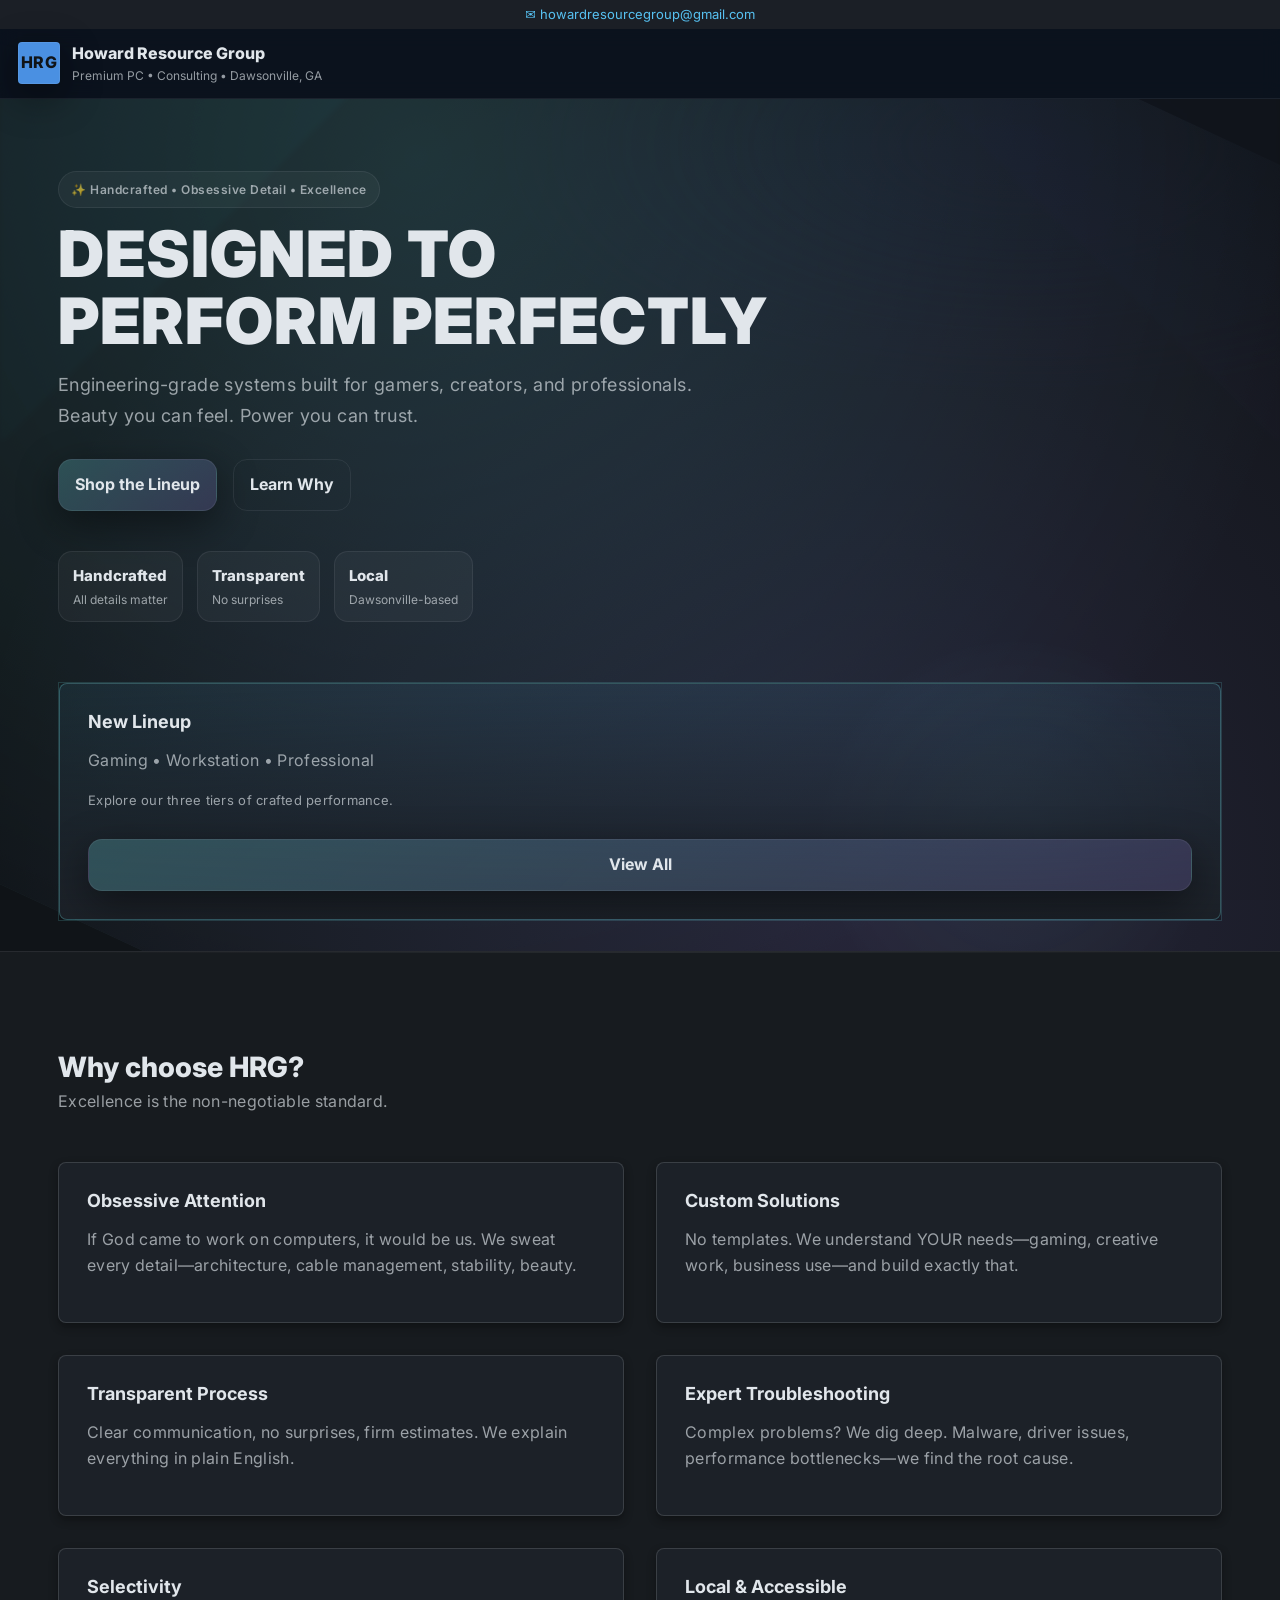
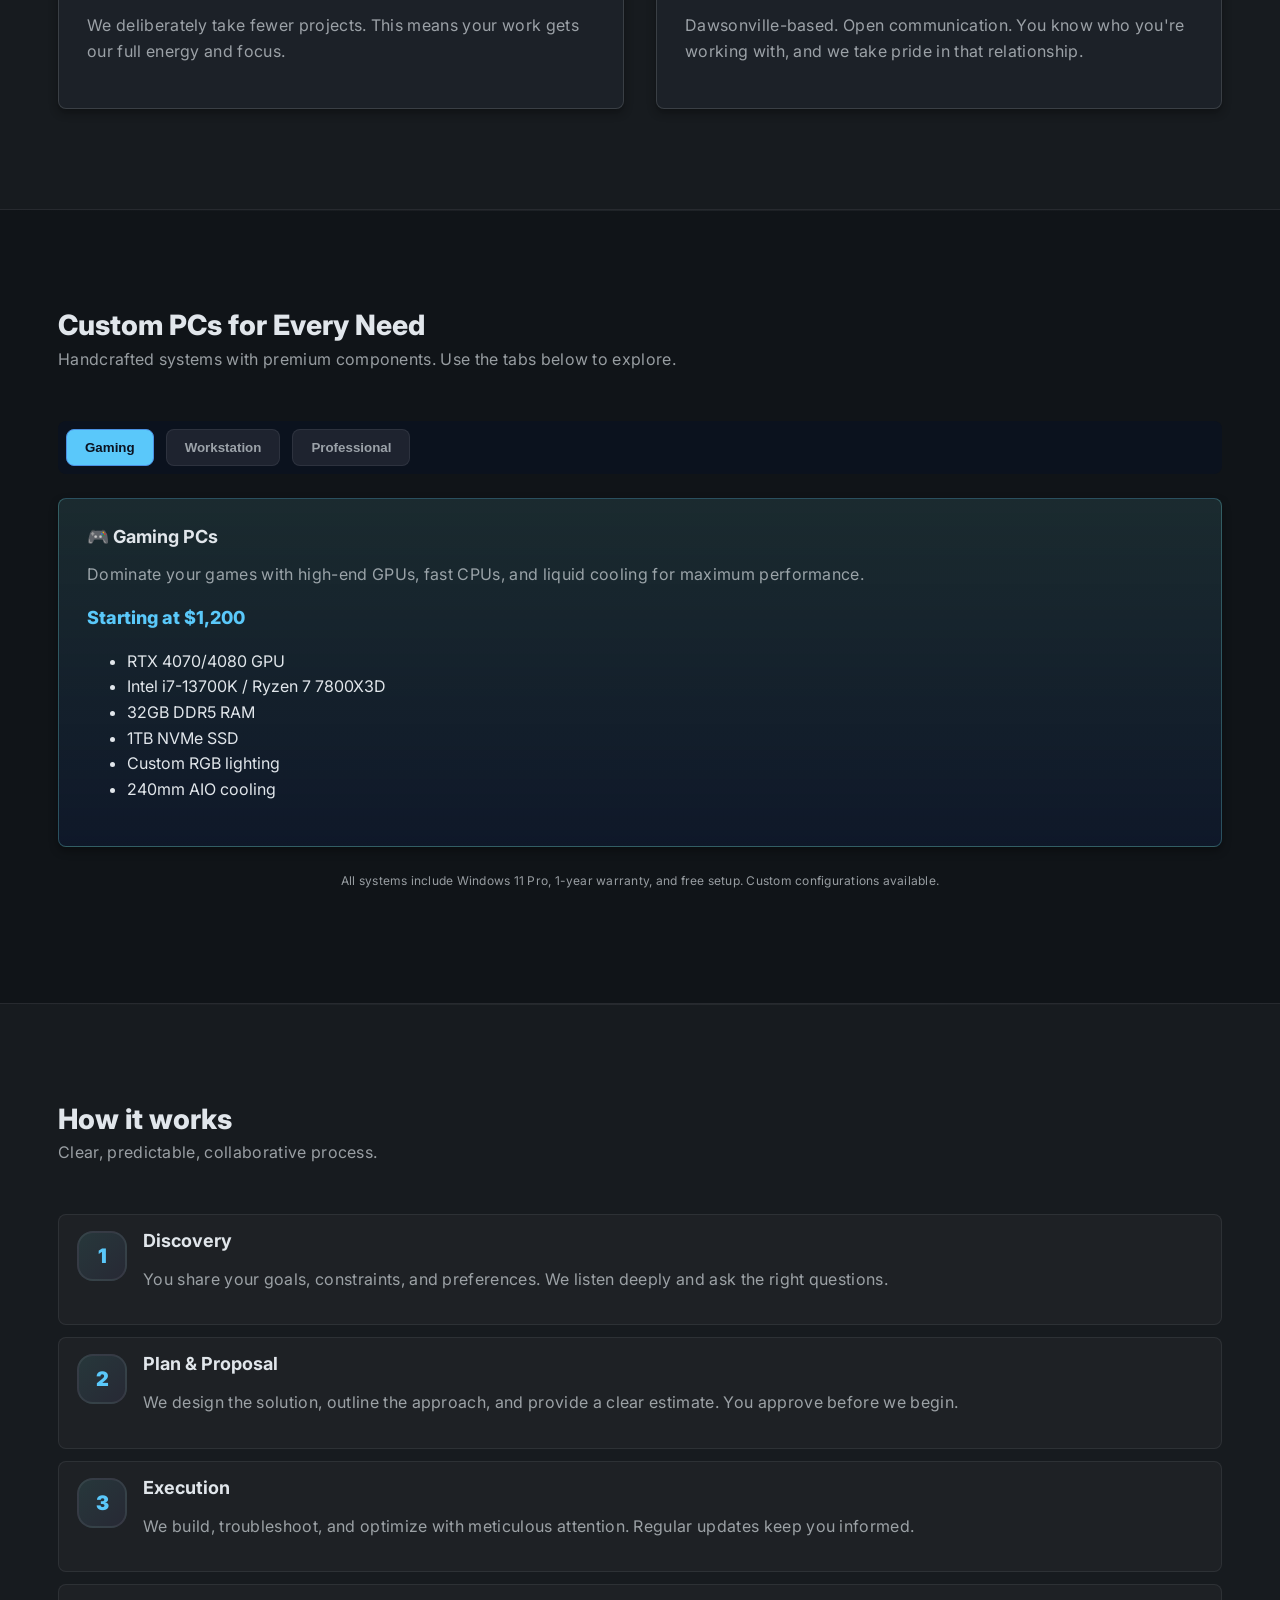
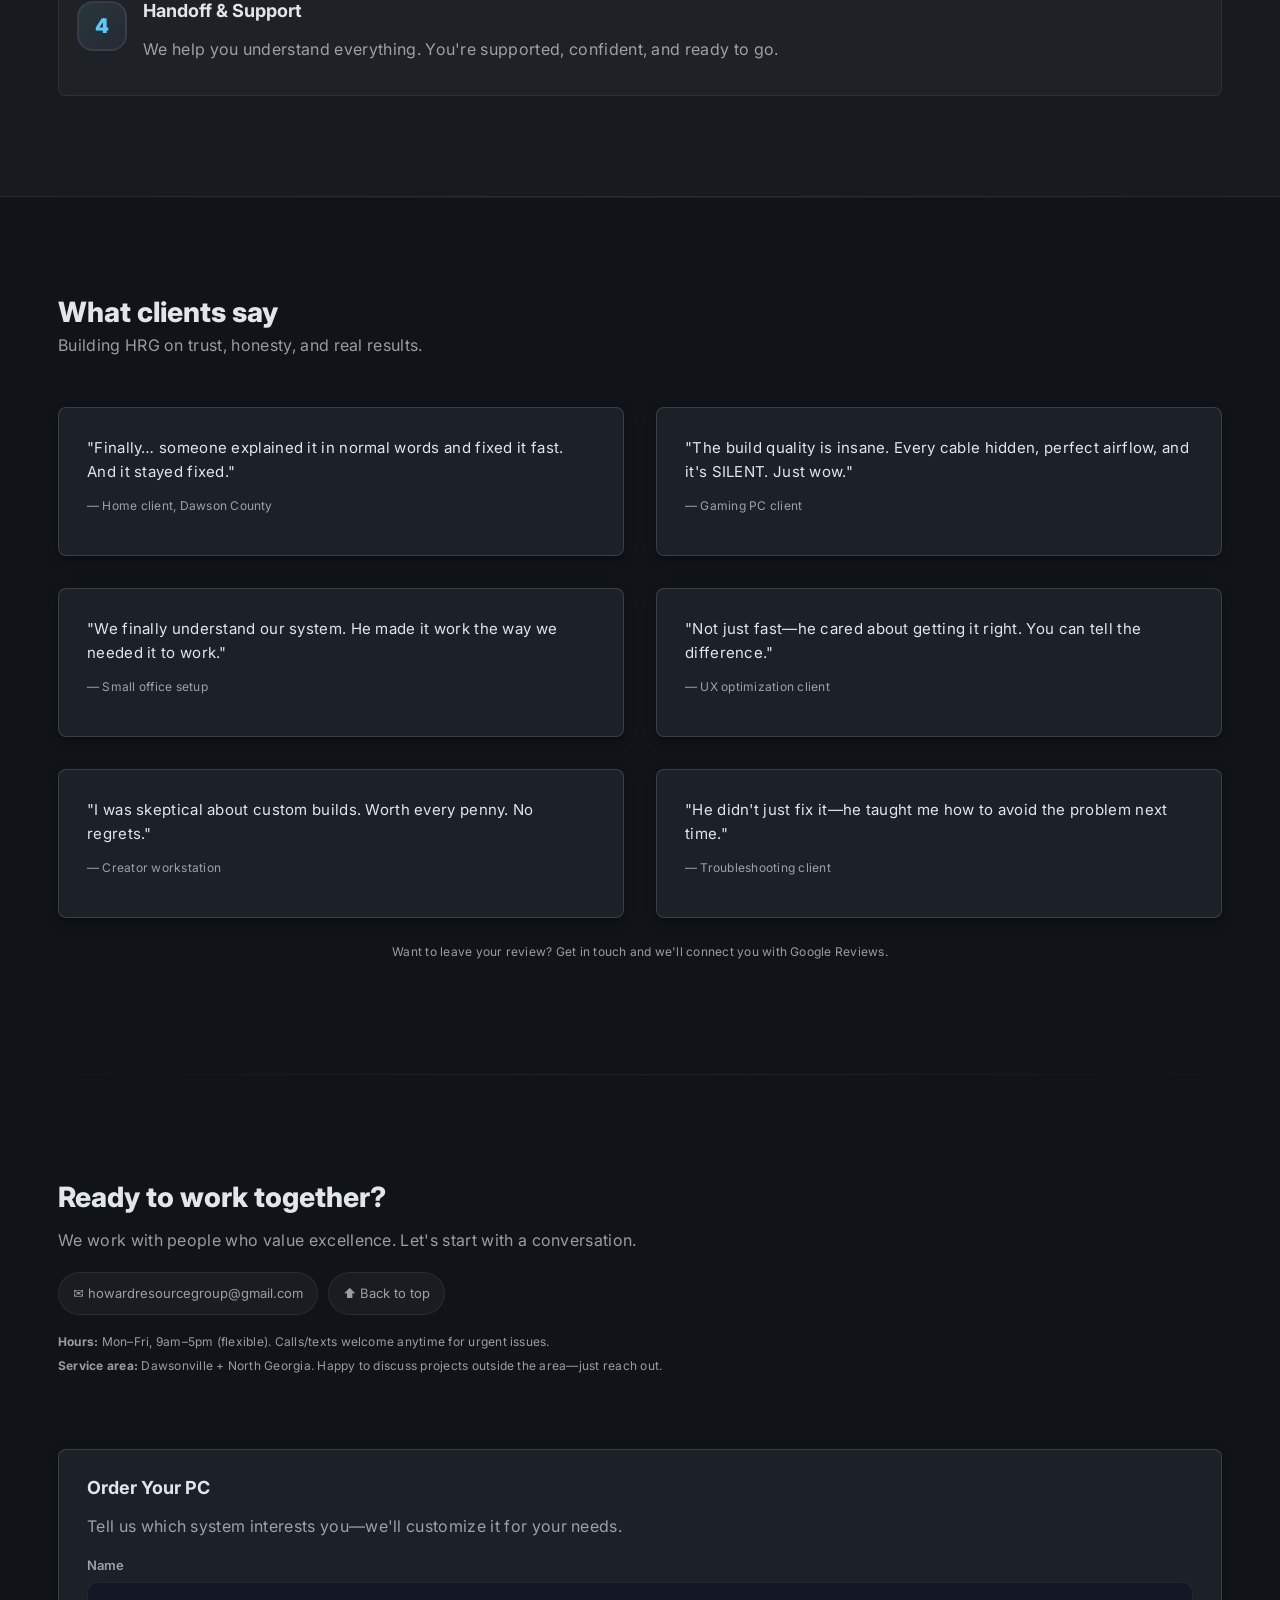
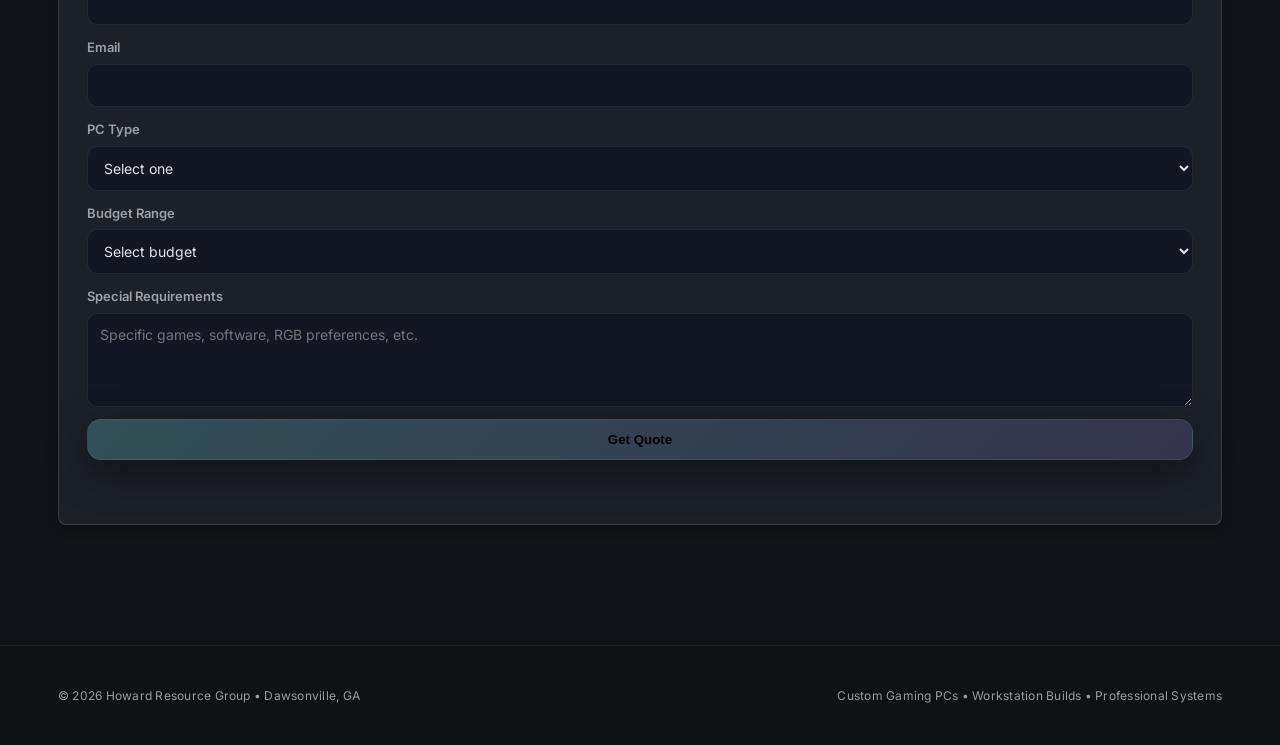
<file: index.html>
<!doctype html>
<html lang="en">
<head>
  <meta charset="utf-8" />
  <meta name="viewport" content="width=device-width,initial-scale=1" />
  <!-- Google Fonts -->
  <link href="https://fonts.googleapis.com/css2?family=Inter:wght@300;400;600;700;900&display=swap" rel="stylesheet" />
  <title>Howard Resource Group | Premium PC Builds & Troubleshooting</title>
  <meta name="description" content="Handcrafted PC builds, meticulous troubleshooting, premium tech experience. Dawsonville, GA. Excellence in every detail." />
  <meta name="theme-color" content="#0b1220" />

  <!-- Open Graph -->
  <meta property="og:title" content="Howard Resource Group | Premium PC Builds & Tech" />
  <meta property="og:description" content="Custom PC builds, expert troubleshooting, UX optimization. Excellence obsessed." />
  <meta property="og:type" content="website" />

  <link rel="stylesheet" href="style.css" />
</head>

<body>
  <div class="topbar">
    <div class="container">
      <a href="mailto:howardresourcegroup@gmail.com">✉️ howardresourcegroup@gmail.com</a>
    </div>
  </div>
  <header class="header">
    <a class="brand" href="#top" aria-label="Howard Resource Group Home">
      <span class="brand__mark">HRG</span>
      <span class="brand__text">
        <span class="brand__name">Howard Resource Group</span>
        <span class="brand__tag">Premium PC • Consulting • Dawsonville, GA</span>
      </span>
    </a>

    <nav class="nav" aria-label="Primary">
      <a href="index.html">Home</a>
      <a href="why.html">Why HRG</a>
      <a href="products.html">PCs</a>
      <a href="process.html">Process</a>
      <a href="reviews.html">Reviews</a>
      <a class="btn btn--sm" href="contact.html">Order Now</a>
    <button class="burger" id="burger" aria-label="Open menu" aria-expanded="false">
      <span></span><span></span><span></span>
    </button>
  </header>

  <main id="top">
    <!-- HERO -->
    <section class="hero">
      <div class="hero__bg" aria-hidden="true"></div>
      <!-- placeholder for 3D graphic -->
      <div class="hero__graphic" aria-hidden="true"></div>

      <div class="container hero__grid">
        <div class="hero__copy">
          <p class="pill">✨ Handcrafted • Obsessive Detail • Excellence</p>
          <h1>Designed to<br>Perform Perfectly</h1>
          <p class="lead">
            Engineering-grade systems built for gamers, creators, and professionals.<br>
            Beauty you can feel. Power you can trust.
          </p>

          <div class="cta">
            <a class="btn" href="products.html">Shop the Lineup</a>
            <a class="btn btn--ghost" href="why.html">Learn Why</a>
          </div>

          <div class="trust">
            <div class="trust__item">
              <span class="trust__big">Handcrafted</span>
              <span class="trust__small">All details matter</span>
            </div>
            <div class="trust__item">
              <span class="trust__big">Transparent</span>
              <span class="trust__small">No surprises</span>
            </div>
            <div class="trust__item">
              <span class="trust__big">Local</span>
              <span class="trust__small">Dawsonville-based</span>
            </div>
          </div>
        </div>

        <div class="hero__card">
          <div class="card card--highlight" style="background: linear-gradient(180deg, rgba(90,200,250,.08), var(--panel))">
            <h3>New Lineup</h3>
            <p class="muted">Gaming • Workstation • Professional</p>
            <p style="margin-top: 12px; font-size: 13px; color: var(--muted);">Explore our three tiers of crafted performance.</p>
            <a href="products.html" class="btn btn--full" style="margin-top: 16px;">View All</a>
          </div>
        </div>
      </div>
    </section>

    <!-- WHY HRG -->
    <section class="section section--alt" id="why">
      <div class="container">
        <div class="section__head">
          <h2>Why choose HRG?</h2>
          <p class="muted">Excellence is the non-negotiable standard.</p>
        </div>

        <div class="grid cards">
          <article class="card">
            <h3>Obsessive Attention</h3>
            <p class="muted">If God came to work on computers, it would be us. We sweat every detail—architecture, cable management, stability, beauty.</p>
          </article>

          <article class="card">
            <h3>Custom Solutions</h3>
            <p class="muted">No templates. We understand YOUR needs—gaming, creative work, business use—and build exactly that.</p>
          </article>

          <article class="card">
            <h3>Transparent Process</h3>
            <p class="muted">Clear communication, no surprises, firm estimates. We explain everything in plain English.</p>
          </article>

          <article class="card">
            <h3>Expert Troubleshooting</h3>
            <p class="muted">Complex problems? We dig deep. Malware, driver issues, performance bottlenecks—we find the root cause.</p>
          </article>

          <article class="card">
            <h3>Selectivity</h3>
            <p class="muted">We deliberately take fewer projects. This means your work gets our full energy and focus.</p>
          </article>

          <article class="card">
            <h3>Local & Accessible</h3>
            <p class="muted">Dawsonville-based. Open communication. You know who you're working with, and we take pride in that relationship.</p>
          </article>
        </div>
      </div>
    </section>

    <!-- PRODUCTS -->
    <section class="section" id="products">
      <div class="container">
        <div class="section__head">
          <h2>Custom PCs for Every Need</h2>
          <p class="muted">Handcrafted systems with premium components. Use the tabs below to explore.</p>
        </div>

        <div class="tabs">
          <button class="tab-btn active" data-target="gaming">Gaming</button>
          <button class="tab-btn" data-target="workstation">Workstation</button>
          <button class="tab-btn" data-target="professional">Professional</button>
        </div>

        <div class="tab-content" id="gaming">
          <article class="card card--highlight">
            <h3>🎮 Gaming PCs</h3>
            <p class="muted">Dominate your games with high-end GPUs, fast CPUs, and liquid cooling for maximum performance.</p>
            <div class="specs">
              <strong>Starting at $1,200</strong>
              <ul class="list">
                <li>RTX 4070/4080 GPU</li>
                <li>Intel i7-13700K / Ryzen 7 7800X3D</li>
                <li>32GB DDR5 RAM</li>
                <li>1TB NVMe SSD</li>
                <li>Custom RGB lighting</li>
                <li>240mm AIO cooling</li>
              </ul>
            </div>
          </article>
        </div>

        <div class="tab-content hidden" id="workstation">
          <article class="card">
            <h3>💼 Workstation PCs</h3>
            <p class="muted">Perfect for creators, developers, and content makers. Multitask like a pro with workstation-grade components.</p>
            <div class="specs">
              <strong>Starting at $1,800</strong>
              <ul class="list">
                <li>RTX 4070 Ti GPU</li>
                <li>Intel i9-13900K / Ryzen 9 7950X</li>
                <li>64GB DDR5 RAM</li>
                <li>2TB NVMe SSD + 4TB HDD</li>
                <li>Professional-grade cooling</li>
                <li>Thunderbolt 4 ports</li>
              </ul>
            </div>
          </article>
        </div>

        <div class="tab-content hidden" id="professional">
          <article class="card">
            <h3>🏢 Professional Systems</h3>
            <p class="muted">Reliable, secure systems for business use. Built for productivity, security, and longevity.</p>
            <div class="specs">
              <strong>Starting at $900</strong>
              <ul class="list">
                <li>RTX 4060 GPU</li>
                <li>Intel i5-13600K / Ryzen 5 7600</li>
                <li>32GB DDR5 RAM</li>
                <li>1TB NVMe SSD</li>
                <li>Enterprise-grade security</li>
                <li>5-year warranty</li>
              </ul>
            </div>
          </article>
        </div>

        <p class="tiny muted" style="text-align: center; margin-top: 24px;">
          All systems include Windows 11 Pro, 1-year warranty, and free setup. Custom configurations available.
        </p>
      </div>
    </section>

    <!-- PROCESS -->
    <section class="section section--alt" id="process">
      <div class="container">
        <div class="section__head">
          <h2>How it works</h2>
          <p class="muted">Clear, predictable, collaborative process.</p>
        </div>

        <div class="steps">
          <div class="step">
            <div class="step__num">1</div>
            <div>
              <h3>Discovery</h3>
              <p class="muted">You share your goals, constraints, and preferences. We listen deeply and ask the right questions.</p>
            </div>
          </div>
          <div class="step">
            <div class="step__num">2</div>
            <div>
              <h3>Plan & Proposal</h3>
              <p class="muted">We design the solution, outline the approach, and provide a clear estimate. You approve before we begin.</p>
            </div>
          </div>
          <div class="step">
            <div class="step__num">3</div>
            <div>
              <h3>Execution</h3>
              <p class="muted">We build, troubleshoot, and optimize with meticulous attention. Regular updates keep you informed.</p>
            </div>
          </div>
          <div class="step">
            <div class="step__num">4</div>
            <div>
              <h3>Handoff & Support</h3>
              <p class="muted">We help you understand everything. You're supported, confident, and ready to go.</p>
            </div>
          </div>
        </div>
      </div>
    </section>

    <!-- REVIEWS -->
    <section class="section" id="reviews">
      <div class="container">
        <div class="section__head">
          <h2>What clients say</h2>
          <p class="muted">Building HRG on trust, honesty, and real results.</p>
        </div>

        <div class="grid cards">
          <article class="card">
            <p class="quote">"Finally… someone explained it in normal words and fixed it fast. And it stayed fixed."</p>
            <p class="tiny muted">— Home client, Dawson County</p>
          </article>
          <article class="card">
            <p class="quote">"The build quality is insane. Every cable hidden, perfect airflow, and it's SILENT. Just wow."</p>
            <p class="tiny muted">— Gaming PC client</p>
          </article>
          <article class="card">
            <p class="quote">"We finally understand our system. He made it work the way we needed it to work."</p>
            <p class="tiny muted">— Small office setup</p>
          </article>
          <article class="card">
            <p class="quote">"Not just fast—he cared about getting it right. You can tell the difference."</p>
            <p class="tiny muted">— UX optimization client</p>
          </article>
          <article class="card">
            <p class="quote">"I was skeptical about custom builds. Worth every penny. No regrets."</p>
            <p class="tiny muted">— Creator workstation</p>
          </article>
          <article class="card">
            <p class="quote">"He didn't just fix it—he taught me how to avoid the problem next time."</p>
            <p class="tiny muted">— Troubleshooting client</p>
          </article>
        </div>

        <p class="tiny muted" style="margin-top: 24px; text-align: center;">
          Want to leave your review? <a href="#contact">Get in touch</a> and we'll connect you with Google Reviews.
        </p>
      </div>
    </section>

    <!-- CONTACT -->
    <section class="section" id="contact">
      <div class="container">
        <div class="contact">
          <div>
            <h2>Ready to work together?</h2>
            <p class="muted">
              We work with people who value excellence. Let's start with a conversation.
            </p>

            <div class="contact__chips">
              <a class="chip" href="mailto:howardresourcegroup@gmail.com">✉️ howardresourcegroup@gmail.com</a>
              <a class="chip" href="#top">⬆️ Back to top</a>
            </div>

            <div class="fineprint">
              <p class="tiny muted">
                <strong>Hours:</strong> Mon–Fri, 9am–5pm (flexible). Calls/texts welcome anytime for urgent issues.
              </p>
              <p class="tiny muted">
                <strong>Service area:</strong> Dawsonville + North Georgia. Happy to discuss projects outside the area—just reach out.
              </p>
            </div>
          </div>

          <div class="card">
            <h3>Order Your PC</h3>
            <p class="muted">Tell us which system interests you—we'll customize it for your needs.</p>

            <form class="form" id="contactForm" action="https://formspree.io/f/xkgqpggr" method="POST">
              <input type="hidden" name="form_name" value="PC Order Inquiry" />
              <input type="text" name="_gotcha" style="display:none" tabindex="-1" autocomplete="off" />
              <label>
                Name
                <input name="name" required />
              </label>
              <label>
                Email
                <input name="email" type="email" required />
              </label>
              <label>
                PC Type
                <select name="pc_type" required>
                  <option value="" selected disabled>Select one</option>
                  <option>Gaming PC</option>
                  <option>Workstation PC</option>
                  <option>Professional System</option>
                  <option>Custom Build</option>
                </select>
              </label>
              <label>
                Budget Range
                <select name="budget">
                  <option value="" selected disabled>Select budget</option>
                  <option>$800 - $1,200</option>
                  <option>$1,200 - $1,800</option>
                  <option>$1,800 - $2,500</option>
                  <option>$2,500+</option>
                </select>
              </label>
              <label>
                Special Requirements
                <textarea name="details" rows="4" placeholder="Specific games, software, RGB preferences, etc." required></textarea>
              </label>

              <button class="btn btn--full" type="submit">Get Quote</button>
              <p class="tiny muted" id="contactStatus" role="status" aria-live="polite"></p>
            </form>
          </div>
        </div>
      </div>
    </section>
  </main>

  <footer class="footer">
    <div class="container footer__grid">
      <p class="tiny muted">© <span id="year"></span> Howard Resource Group • Dawsonville, GA</p>
      <p class="tiny muted">Custom Gaming PCs • Workstation Builds • Professional Systems</p>
    </div>
  </footer>

  <!-- LocalBusiness Schema -->
  <script type="application/ld+json">
  {
    "@context": "https://schema.org",
    "@type": "LocalBusiness",
    "name": "Howard Resource Group",
    "description": "Custom gaming PCs, workstation builds, and professional systems. Handcrafted with premium components in Dawsonville, GA.",
    "areaServed": "Dawsonville, GA",
    "email": "howardresourcegroup@gmail.com",
    "address": {
      "@type": "PostalAddress",
      "addressLocality": "Dawsonville",
      "addressRegion": "GA",
      "addressCountry": "US"
    }
  }
  </script>

  <script src="script.js"></script>
</body>
</html>
</file>
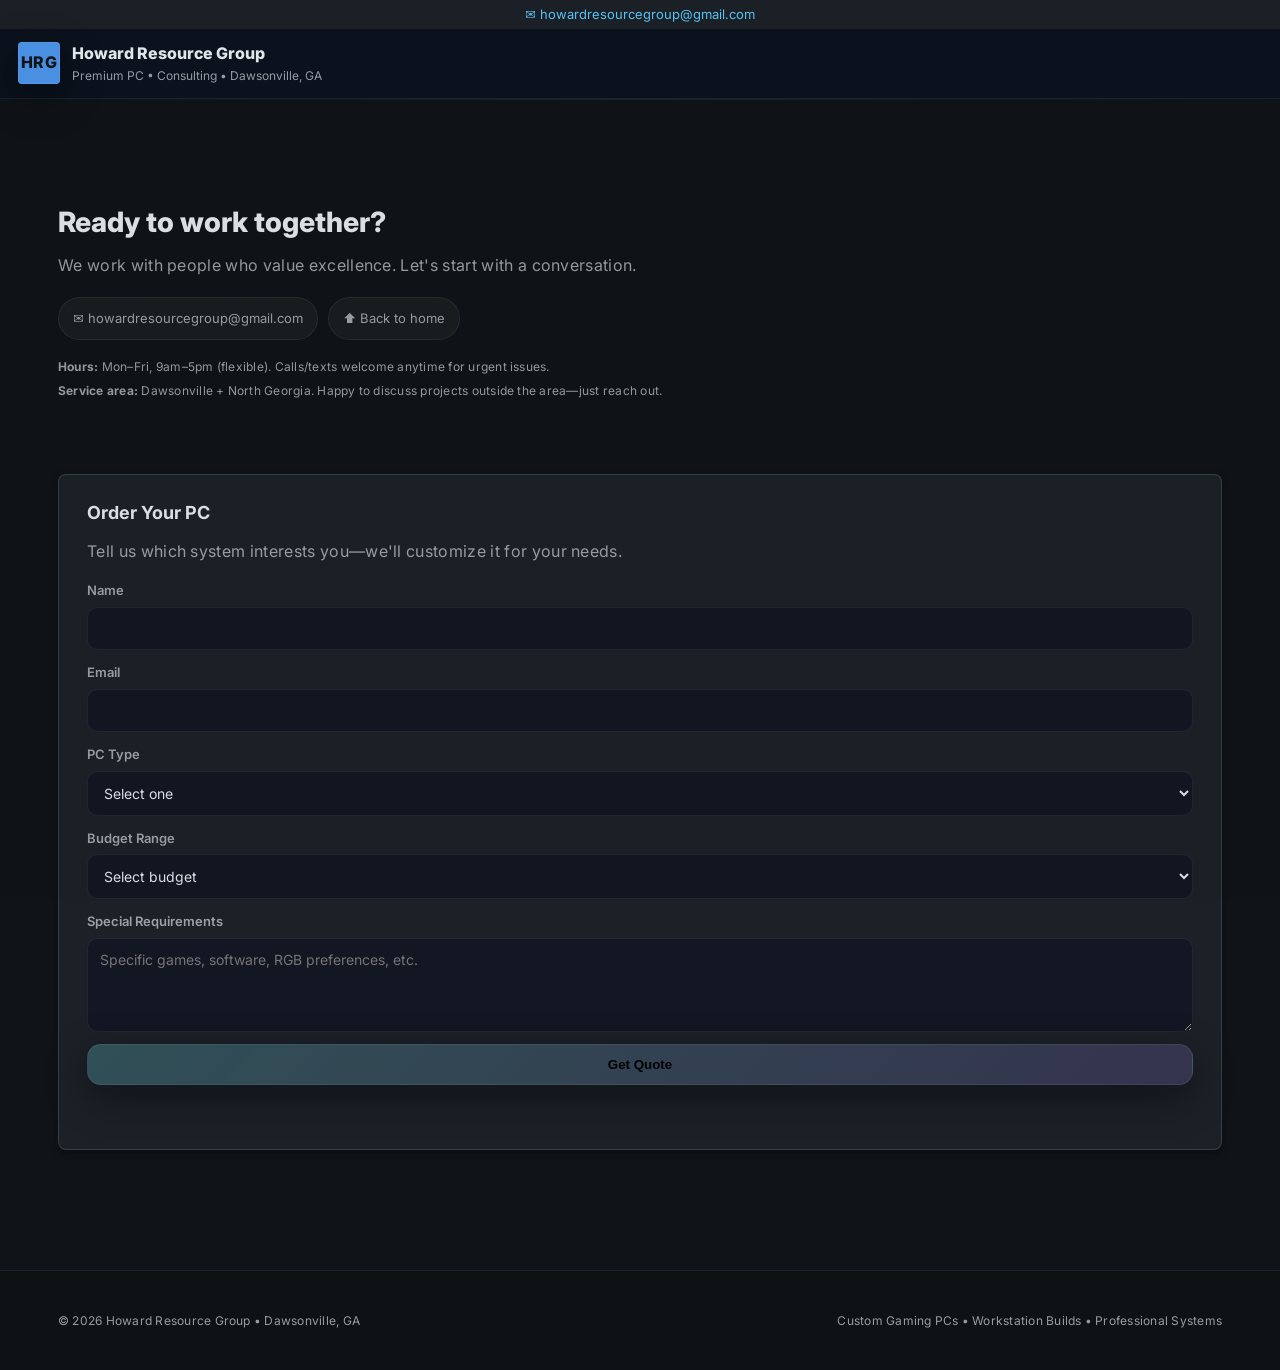
<file: contact.html>
<!doctype html>
<html lang="en">
<head>
  <meta charset="utf-8" />
  <meta name="viewport" content="width=device-width,initial-scale=1" />
  <link href="https://fonts.googleapis.com/css2?family=Inter:wght@300;400;600;700;900&display=swap" rel="stylesheet" />
  <title>Contact | Howard Resource Group</title>
  <meta name="description" content="Reach out for custom PC orders, troubleshooting, or consultations." />
  <meta name="theme-color" content="#0b1220" />
  <link rel="stylesheet" href="style.css" />
</head>
<body>
  <div class="topbar">
    <div class="container">
      <a href="mailto:howardresourcegroup@gmail.com">✉️ howardresourcegroup@gmail.com</a>
    </div>
  </div>
  <header class="header">
    <a class="brand" href="index.html" aria-label="Howard Resource Group Home">
      <span class="brand__mark">HRG</span>
      <span class="brand__text">
        <span class="brand__name">Howard Resource Group</span>
        <span class="brand__tag">Premium PC • Consulting • Dawsonville, GA</span>
      </span>
    </a>

    <nav class="nav" aria-label="Primary">
      <a href="index.html">Home</a>
      <a href="why.html">Why HRG</a>
      <a href="products.html">PCs</a>
      <a href="process.html">Process</a>
      <a href="reviews.html">Reviews</a>
      <a class="btn btn--sm" href="contact.html">Order Now</a>
    <button class="burger" id="burger" aria-label="Open menu" aria-expanded="false">
      <span></span><span></span><span></span>
    </button>
  </header>

  <main>
    <!-- CONTACT -->
    <section class="section" id="contact">
      <div class="container">
        <div class="contact">
          <div>
            <h2>Ready to work together?</h2>
            <p class="muted">
              We work with people who value excellence. Let's start with a conversation.
            </p>

            <div class="contact__chips">
              <a class="chip" href="mailto:howardresourcegroup@gmail.com">✉️ howardresourcegroup@gmail.com</a>
              <a class="chip" href="index.html">⬆️ Back to home</a>
            </div>

            <div class="fineprint">
              <p class="tiny muted">
                <strong>Hours:</strong> Mon–Fri, 9am–5pm (flexible). Calls/texts welcome anytime for urgent issues.
              </p>
              <p class="tiny muted">
                <strong>Service area:</strong> Dawsonville + North Georgia. Happy to discuss projects outside the area—just reach out.
              </p>
            </div>
          </div>

          <div class="card">
            <h3>Order Your PC</h3>
            <p class="muted">Tell us which system interests you—we'll customize it for your needs.</p>

            <form class="form" id="contactForm" action="https://formspree.io/f/xkgqpggr" method="POST">
              <input type="hidden" name="form_name" value="PC Order Inquiry" />
              <input type="text" name="_gotcha" style="display:none" tabindex="-1" autocomplete="off" />
              <label>
                Name
                <input name="name" required />
              </label>
              <label>
                Email
                <input name="email" type="email" required />
              </label>
              <label>
                PC Type
                <select name="pc_type" required>
                  <option value="" selected disabled>Select one</option>
                  <option>Gaming PC</option>
                  <option>Workstation PC</option>
                  <option>Professional System</option>
                  <option>Custom Build</option>
                </select>
              </label>
              <label>
                Budget Range
                <select name="budget">
                  <option value="" selected disabled>Select budget</option>
                  <option>$800 - $1,200</option>
                  <option>$1,200 - $1,800</option>
                  <option>$1,800 - $2,500</option>
                  <option>$2,500+</option>
                </select>
              </label>
              <label>
                Special Requirements
                <textarea name="details" rows="4" placeholder="Specific games, software, RGB preferences, etc." required></textarea>
              </label>

              <button class="btn btn--full" type="submit">Get Quote</button>
              <p class="tiny muted" id="contactStatus" role="status" aria-live="polite"></p>
            </form>
          </div>
        </div>
      </div>
    </section>
  </main>

  <footer class="footer">
    <div class="container footer__grid">
      <p class="tiny muted">© <span id="year"></span> Howard Resource Group • Dawsonville, GA</p>
      <p class="tiny muted">Custom Gaming PCs • Workstation Builds • Professional Systems</p>
    </div>
  </footer>

  <script src="script.js"></script>
</body>
</html>
</file>
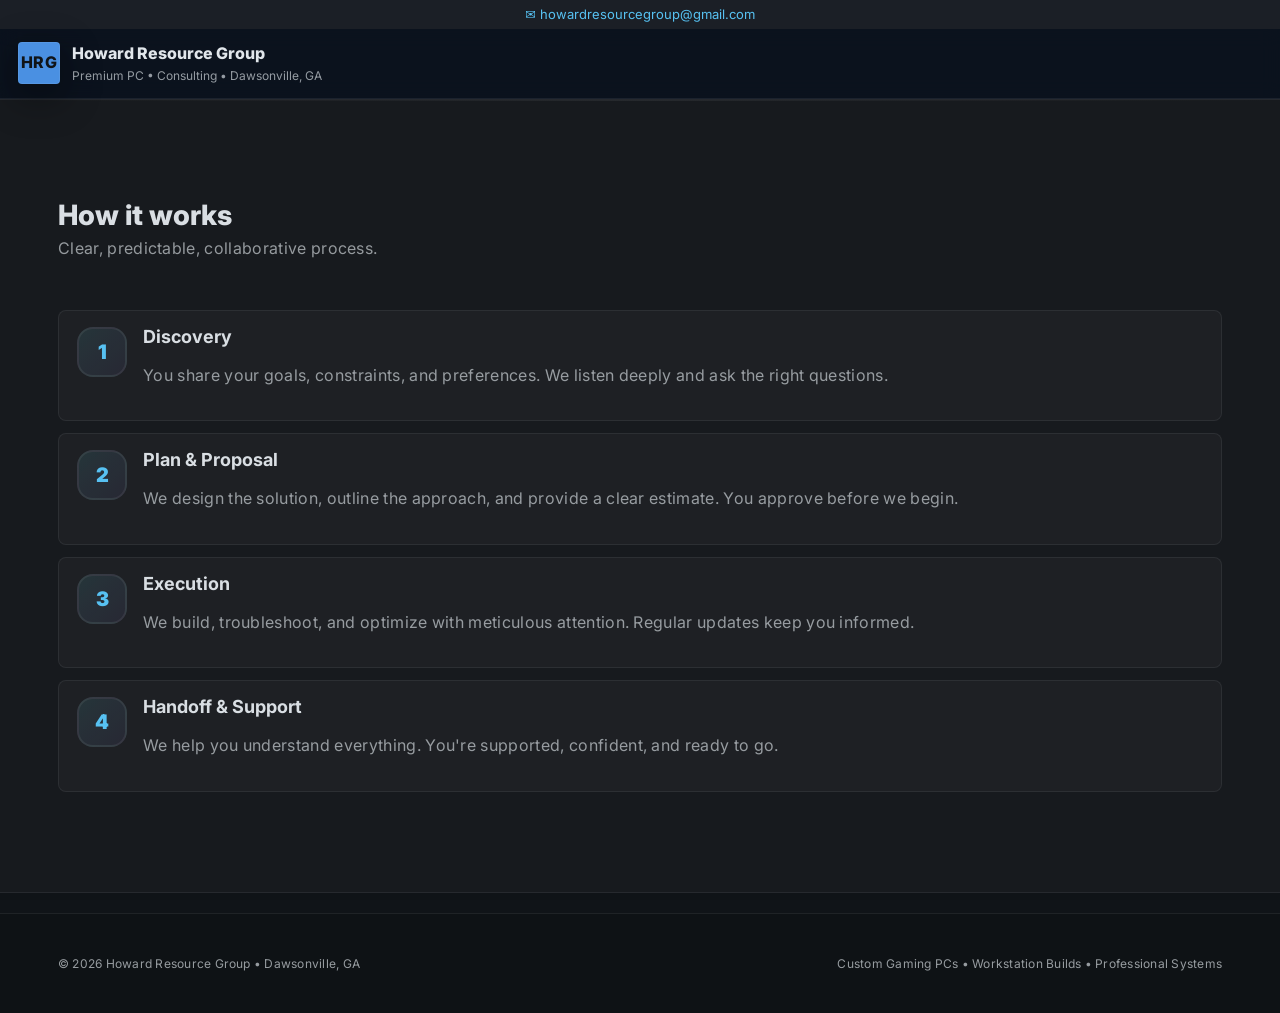
<file: process.html>
<!doctype html>
<html lang="en">
<head>
  <meta charset="utf-8" />
  <meta name="viewport" content="width=device-width,initial-scale=1" />
  <link href="https://fonts.googleapis.com/css2?family=Inter:wght@300;400;600;700;900&display=swap" rel="stylesheet" />
  <title>Our Process | HRG</title>
  <meta name="description" content="Learn about our step‑by‑step workflow from discovery to support." />
  <meta name="theme-color" content="#0b1220" />
  <link rel="stylesheet" href="style.css" />
</head>
<body>
  <div class="topbar">
    <div class="container">
      <a href="mailto:howardresourcegroup@gmail.com">✉️ howardresourcegroup@gmail.com</a>
    </div>
  </div>
  <header class="header">
    <a class="brand" href="index.html" aria-label="Howard Resource Group Home">
      <span class="brand__mark">HRG</span>
      <span class="brand__text">
        <span class="brand__name">Howard Resource Group</span>
        <span class="brand__tag">Premium PC • Consulting • Dawsonville, GA</span>
      </span>
    </a>

    <nav class="nav" aria-label="Primary">
      <a href="index.html">Home</a>
      <a href="why.html">Why HRG</a>
      <a href="products.html">PCs</a>
      <a href="process.html">Process</a>
      <a href="reviews.html">Reviews</a>
      <a class="btn btn--sm" href="contact.html">Order Now</a>
    <button class="burger" id="burger" aria-label="Open menu" aria-expanded="false">
      <span></span><span></span><span></span>
    </button>
  </header>

  <main>
    <!-- PROCESS -->
    <section class="section section--alt" id="process">
      <div class="container">
        <div class="section__head">
          <h2>How it works</h2>
          <p class="muted">Clear, predictable, collaborative process.</p>
        </div>

        <div class="steps">
          <div class="step">
            <div class="step__num">1</div>
            <div>
              <h3>Discovery</h3>
              <p class="muted">You share your goals, constraints, and preferences. We listen deeply and ask the right questions.</p>
            </div>
          </div>
          <div class="step">
            <div class="step__num">2</div>
            <div>
              <h3>Plan & Proposal</h3>
              <p class="muted">We design the solution, outline the approach, and provide a clear estimate. You approve before we begin.</p>
            </div>
          </div>
          <div class="step">
            <div class="step__num">3</div>
            <div>
              <h3>Execution</h3>
              <p class="muted">We build, troubleshoot, and optimize with meticulous attention. Regular updates keep you informed.</p>
            </div>
          </div>
          <div class="step">
            <div class="step__num">4</div>
            <div>
              <h3>Handoff & Support</h3>
              <p class="muted">We help you understand everything. You're supported, confident, and ready to go.</p>
            </div>
          </div>
        </div>
      </div>
    </section>
  </main>

  <footer class="footer">
    <div class="container footer__grid">
      <p class="tiny muted">© <span id="year"></span> Howard Resource Group • Dawsonville, GA</p>
      <p class="tiny muted">Custom Gaming PCs • Workstation Builds • Professional Systems</p>
    </div>
  </footer>

  <script src="script.js"></script>
</body>
</html>
</file>
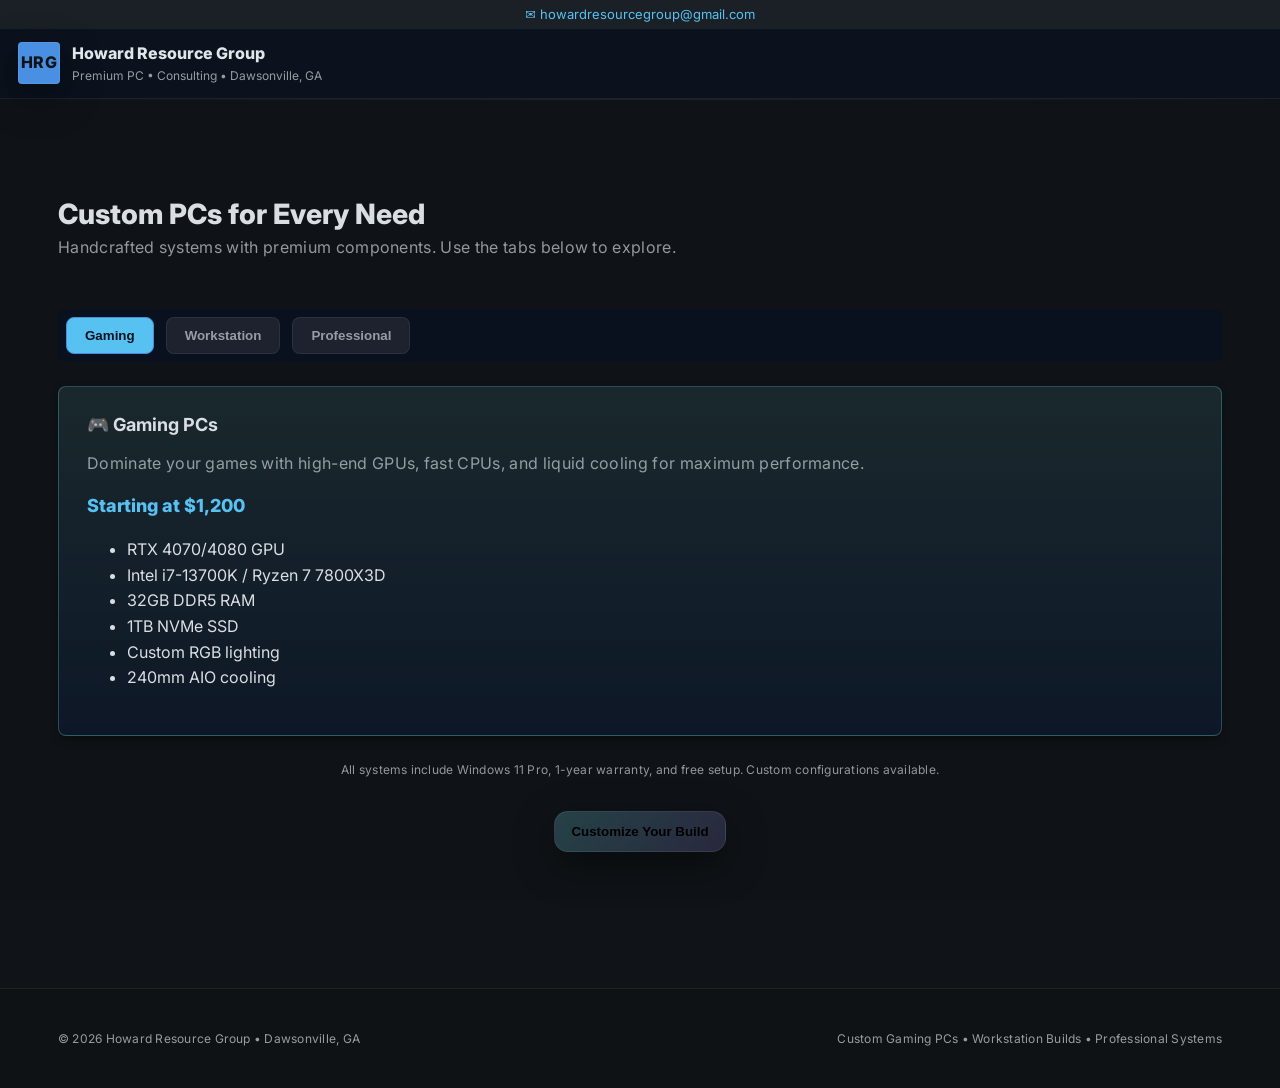
<file: products.html>
<!doctype html>
<html lang="en">
<head>
  <meta charset="utf-8" />
  <meta name="viewport" content="width=device-width,initial-scale=1" />
  <link href="https://fonts.googleapis.com/css2?family=Inter:wght@300;400;600;700;900&display=swap" rel="stylesheet" />
  <title>Howard Resource Group | Custom PCs</title>
  <meta name="description" content="Explore our lineup of handcrafted gaming, workstation and professional systems." />
  <meta name="theme-color" content="#0b1220" />
  <link rel="stylesheet" href="style.css" />
</head>
<body>
  <div class="topbar">
    <div class="container">
      <a href="mailto:howardresourcegroup@gmail.com">✉️ howardresourcegroup@gmail.com</a>
    </div>
  </div>
  <header class="header">
    <a class="brand" href="index.html" aria-label="Howard Resource Group Home">
      <span class="brand__mark">HRG</span>
      <span class="brand__text">
        <span class="brand__name">Howard Resource Group</span>
        <span class="brand__tag">Premium PC • Consulting • Dawsonville, GA</span>
      </span>
    </a>

    <nav class="nav" aria-label="Primary">
      <a href="index.html">Home</a>
      <a href="why.html">Why HRG</a>
      <a href="products.html">PCs</a>
      <a href="process.html">Process</a>
      <a href="reviews.html">Reviews</a>
      <a class="btn btn--sm" href="contact.html">Order Now</a>
    <button class="burger" id="burger" aria-label="Open menu" aria-expanded="false">
      <span></span><span></span><span></span>
    </button>
  </header>

  <main>
    <!-- PRODUCTS -->
    <section class="section" id="products">
      <div class="container">
        <div class="section__head">
          <h2>Custom PCs for Every Need</h2>
          <p class="muted">Handcrafted systems with premium components. Use the tabs below to explore.</p>
        </div>

        <div class="tabs">
          <button class="tab-btn active" data-target="gaming">Gaming</button>
          <button class="tab-btn" data-target="workstation">Workstation</button>
          <button class="tab-btn" data-target="professional">Professional</button>
        </div>

        <div class="tab-content" id="gaming">
          <article class="card card--highlight">
            <h3>🎮 Gaming PCs</h3>
            <p class="muted">Dominate your games with high-end GPUs, fast CPUs, and liquid cooling for maximum performance.</p>
            <div class="specs">
              <strong>Starting at $1,200</strong>
              <ul class="list">
                <li>RTX 4070/4080 GPU</li>
                <li>Intel i7-13700K / Ryzen 7 7800X3D</li>
                <li>32GB DDR5 RAM</li>
                <li>1TB NVMe SSD</li>
                <li>Custom RGB lighting</li>
                <li>240mm AIO cooling</li>
              </ul>
            </div>
          </article>
        </div>

        <div class="tab-content hidden" id="workstation">
          <article class="card">
            <h3>💼 Workstation PCs</h3>
            <p class="muted">Perfect for creators, developers, and content makers. Multitask like a pro with workstation-grade components.</p>
            <div class="specs">
              <strong>Starting at $1,800</strong>
              <ul class="list">
                <li>RTX 4070 Ti GPU</li>
                <li>Intel i9-13900K / Ryzen 9 7950X</li>
                <li>64GB DDR5 RAM</li>
                <li>2TB NVMe SSD + 4TB HDD</li>
                <li>Professional-grade cooling</li>
                <li>Thunderbolt 4 ports</li>
              </ul>
            </div>
          </article>
        </div>

        <div class="tab-content hidden" id="professional">
          <article class="card">
            <h3>🏢 Professional Systems</h3>
            <p class="muted">Reliable, secure systems for business use. Built for productivity, security, and longevity.</p>
            <div class="specs">
              <strong>Starting at $900</strong>
              <ul class="list">
                <li>RTX 4060 GPU</li>
                <li>Intel i5-13600K / Ryzen 5 7600</li>
                <li>32GB DDR5 RAM</li>
                <li>1TB NVMe SSD</li>
                <li>Enterprise-grade security</li>
                <li>5-year warranty</li>
              </ul>
            </div>
          </article>
        </div>

        <p class="tiny muted" style="text-align: center; margin-top: 24px;">
          All systems include Windows 11 Pro, 1-year warranty, and free setup. Custom configurations available.
        </p>

        <p style="text-align:center; margin-top:32px;">
          <button id="startSurvey" class="btn">Customize Your Build</button>
        </p>

        <!-- BUILD SURVEY -->
        <div id="surveyContainer" class="survey hidden" style="margin-top:40px;">
          <div class="survey-header">
            <h3>Help us understand your needs</h3>
            <div class="survey-progress">
              <div class="progress-bar"><div class="progress-fill" id="progressFill"></div></div>
              <p class="progress-text" id="progressText">Step 1 of 5</p>
            </div>
          </div>
          <form id="surveyForm" action="https://formspree.io/f/xkgqpggr" method="POST">
            <input type="hidden" name="form_name" value="Build Survey" />

            <div class="survey-step" data-step="1">
              <h4>Which type of system are you interested in?</h4>
              <div class="radio-group">
                <label class="radio-label"><input type="radio" name="system_type" value="Gaming" required> Gaming</label>
                <label class="radio-label"><input type="radio" name="system_type" value="Workstation"> Workstation</label>
                <label class="radio-label"><input type="radio" name="system_type" value="Professional"> Professional</label>
                <label class="radio-label"><input type="radio" name="system_type" value="Custom"> Custom</label>
              </div>
            </div>

            <div class="survey-step hidden" data-step="2">
              <h4>What's your budget range?</h4>
              <select name="budget" required>
                <option value="" disabled selected>Select range</option>
                <option>$800 - $1,200</option>
                <option>$1,200 - $1,800</option>
                <option>$1,800 - $2,500</option>
                <option>$2,500+</option>
              </select>
            </div>

            <div class="survey-step hidden" data-step="3">
              <h4>Performance target (FPS, rendering speed, etc.)?</h4>
              <input type="text" name="performance_target" placeholder="e.g. 144 FPS, 4K editing" required />
            </div>

            <div class="survey-step hidden" data-step="4">
              <h4>Any power, component, or aesthetic preferences?</h4>
              <textarea name="preferences" rows="3" placeholder="e.g. 500W, RGB, AMD GPU"></textarea>
            </div>

            <div class="survey-step hidden" data-step="5">
              <h4>Almost done!</h4>
              <div class="form-group">
                <label>Name</label>
                <input name="name" required />
              </div>
              <div class="form-group">
                <label>Email</label>
                <input name="email" type="email" required />
              </div>
              <div class="form-group">
                <label>Additional info</label>
                <textarea name="additional" rows="3"></textarea>
              </div>
              <button class="btn btn--full" type="submit">Send Details</button>
              <p class="tiny muted" id="surveyStatus" role="status" aria-live="polite"></p>
            </div>

            <div class="survey-nav" style="display:flex; gap:12px; justify-content:space-between; margin-top:24px;">
              <button type="button" class="btn btn--ghost" id="surveyBack" style="display:none;">Back</button>
              <div></div>
              <button type="button" class="btn" id="surveyNext">Next</button>
            </div>
          </form>
        </div>
      </div>
    </section>
  </main>

  <footer class="footer">
    <div class="container footer__grid">
      <p class="tiny muted">© <span id="year"></span> Howard Resource Group • Dawsonville, GA</p>
      <p class="tiny muted">Custom Gaming PCs • Workstation Builds • Professional Systems</p>
    </div>
  </footer>

  <script src="script.js"></script>
</body>
</html>
</file>
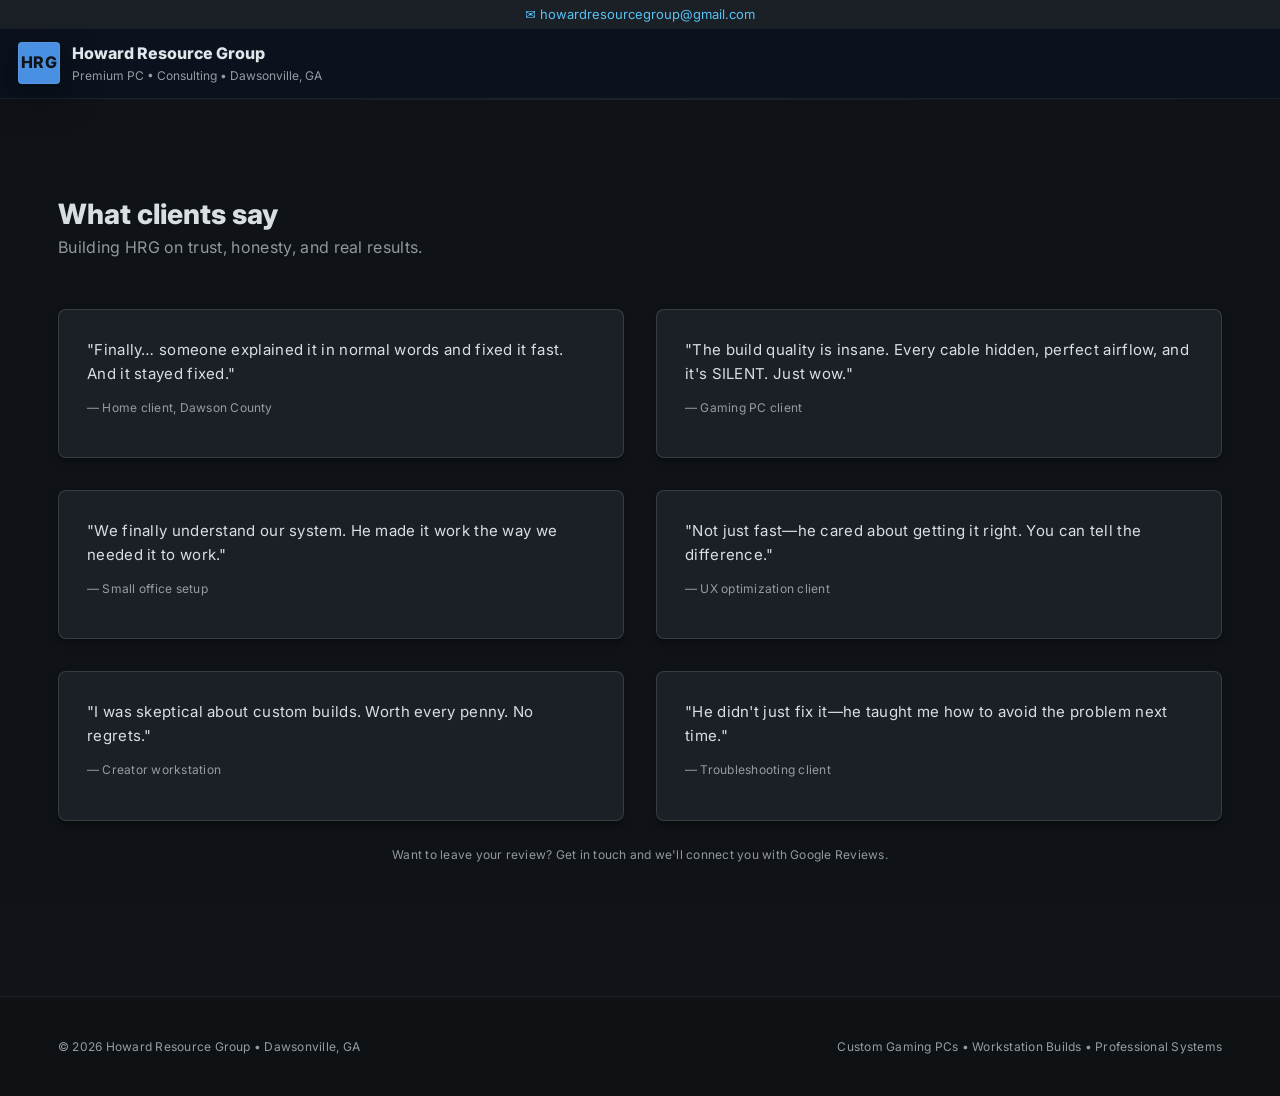
<file: reviews.html>
<!doctype html>
<html lang="en">
<head>
  <meta charset="utf-8" />
  <meta name="viewport" content="width=device-width,initial-scale=1" />
  <link href="https://fonts.googleapis.com/css2?family=Inter:wght@300;400;600;700;900&display=swap" rel="stylesheet" />
  <title>Reviews | HRG</title>
  <meta name="description" content="Read what clients say about working with Howard Resource Group." />
  <meta name="theme-color" content="#0b1220" />
  <link rel="stylesheet" href="style.css" />
</head>
<body>
  <div class="topbar">
    <div class="container">
      <a href="mailto:howardresourcegroup@gmail.com">✉️ howardresourcegroup@gmail.com</a>
    </div>
  </div>
  <header class="header">
    <a class="brand" href="index.html" aria-label="Howard Resource Group Home">
      <span class="brand__mark">HRG</span>
      <span class="brand__text">
        <span class="brand__name">Howard Resource Group</span>
        <span class="brand__tag">Premium PC • Consulting • Dawsonville, GA</span>
      </span>
    </a>

    <nav class="nav" aria-label="Primary">
      <a href="index.html">Home</a>
      <a href="why.html">Why HRG</a>
      <a href="products.html">PCs</a>
      <a href="process.html">Process</a>
      <a href="reviews.html">Reviews</a>
      <a class="btn btn--sm" href="contact.html">Order Now</a>
    <button class="burger" id="burger" aria-label="Open menu" aria-expanded="false">
      <span></span><span></span><span></span>
    </button>
  </header>

  <main>
    <!-- REVIEWS -->
    <section class="section" id="reviews">
      <div class="container">
        <div class="section__head">
          <h2>What clients say</h2>
          <p class="muted">Building HRG on trust, honesty, and real results.</p>
        </div>

        <div class="grid cards">
          <article class="card">
            <p class="quote">"Finally… someone explained it in normal words and fixed it fast. And it stayed fixed."</p>
            <p class="tiny muted">— Home client, Dawson County</p>
          </article>
          <article class="card">
            <p class="quote">"The build quality is insane. Every cable hidden, perfect airflow, and it's SILENT. Just wow."</p>
            <p class="tiny muted">— Gaming PC client</p>
          </article>
          <article class="card">
            <p class="quote">"We finally understand our system. He made it work the way we needed it to work."</p>
            <p class="tiny muted">— Small office setup</p>
          </article>
          <article class="card">
            <p class="quote">"Not just fast—he cared about getting it right. You can tell the difference."</p>
            <p class="tiny muted">— UX optimization client</p>
          </article>
          <article class="card">
            <p class="quote">"I was skeptical about custom builds. Worth every penny. No regrets."</p>
            <p class="tiny muted">— Creator workstation</p>
          </article>
          <article class="card">
            <p class="quote">"He didn't just fix it—he taught me how to avoid the problem next time."</p>
            <p class="tiny muted">— Troubleshooting client</p>
          </article>
        </div>

        <p class="tiny muted" style="margin-top: 24px; text-align: center;">
          Want to leave your review? <a href="contact.html">Get in touch</a> and we'll connect you with Google Reviews.
        </p>
      </div>
    </section>
  </main>

  <footer class="footer">
    <div class="container footer__grid">
      <p class="tiny muted">© <span id="year"></span> Howard Resource Group • Dawsonville, GA</p>
      <p class="tiny muted">Custom Gaming PCs • Workstation Builds • Professional Systems</p>
    </div>
  </footer>

  <script src="script.js"></script>
</body>
</html>
</file>
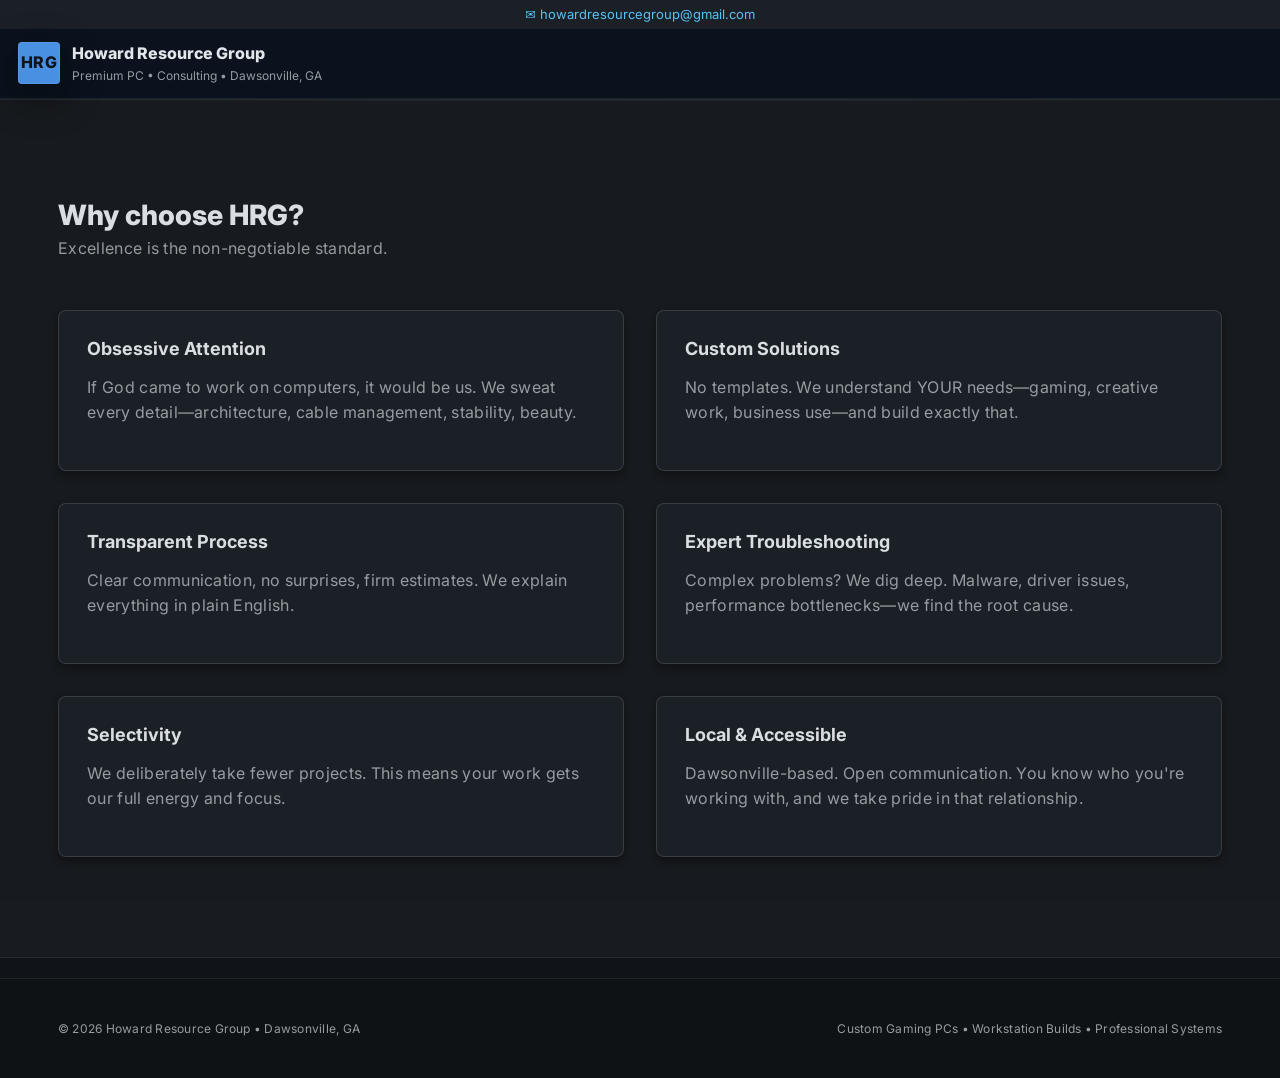
<file: why.html>
<!doctype html>
<html lang="en">
<head>
  <meta charset="utf-8" />
  <meta name="viewport" content="width=device-width,initial-scale=1" />
  <link href="https://fonts.googleapis.com/css2?family=Inter:wght@300;400;600;700;900&display=swap" rel="stylesheet" />
  <title>Why HRG?</title>
  <meta name="description" content="What sets Howard Resource Group apart – attention to detail, transparency, and local craftsmanship." />
  <meta name="theme-color" content="#0b1220" />
  <link rel="stylesheet" href="style.css" />
</head>
<body>
  <div class="topbar">
    <div class="container">
      <a href="mailto:howardresourcegroup@gmail.com">✉️ howardresourcegroup@gmail.com</a>
    </div>
  </div>
  <header class="header">
    <a class="brand" href="index.html" aria-label="Howard Resource Group Home">
      <span class="brand__mark">HRG</span>
      <span class="brand__text">
        <span class="brand__name">Howard Resource Group</span>
        <span class="brand__tag">Premium PC • Consulting • Dawsonville, GA</span>
      </span>
    </a>

    <nav class="nav" aria-label="Primary">
      <a href="index.html">Home</a>
      <a href="why.html">Why HRG</a>
      <a href="products.html">PCs</a>
      <a href="process.html">Process</a>
      <a href="reviews.html">Reviews</a>
      <a class="btn btn--sm" href="contact.html">Order Now</a>
    <button class="burger" id="burger" aria-label="Open menu" aria-expanded="false">
      <span></span><span></span><span></span>
    </button>
  </header>

  <main>
    <!-- WHY HRG -->
    <section class="section section--alt" id="why">
      <div class="container">
        <div class="section__head">
          <h2>Why choose HRG?</h2>
          <p class="muted">Excellence is the non-negotiable standard.</p>
        </div>

        <div class="grid cards">
          <article class="card">
            <h3>Obsessive Attention</h3>
            <p class="muted">If God came to work on computers, it would be us. We sweat every detail—architecture, cable management, stability, beauty.</p>
          </article>

          <article class="card">
            <h3>Custom Solutions</h3>
            <p class="muted">No templates. We understand YOUR needs—gaming, creative work, business use—and build exactly that.</p>
          </article>

          <article class="card">
            <h3>Transparent Process</h3>
            <p class="muted">Clear communication, no surprises, firm estimates. We explain everything in plain English.</p>
          </article>

          <article class="card">
            <h3>Expert Troubleshooting</h3>
            <p class="muted">Complex problems? We dig deep. Malware, driver issues, performance bottlenecks—we find the root cause.</p>
          </article>

          <article class="card">
            <h3>Selectivity</h3>
            <p class="muted">We deliberately take fewer projects. This means your work gets our full energy and focus.</p>
          </article>

          <article class="card">
            <h3>Local & Accessible</h3>
            <p class="muted">Dawsonville-based. Open communication. You know who you're working with, and we take pride in that relationship.</p>
          </article>
        </div>
      </div>
    </section>
  </main>

  <footer class="footer">
    <div class="container footer__grid">
      <p class="tiny muted">© <span id="year"></span> Howard Resource Group • Dawsonville, GA</p>
      <p class="tiny muted">Custom Gaming PCs • Workstation Builds • Professional Systems</p>
    </div>
  </footer>

  <script src="script.js"></script>
</body>
</html>
</file>
<file: style.css>
:root{
  /* sleek tech palette with simple, harmonious colors */
  --bg:#101418;
  --panel:#1c2128;
  --panel2:#232a33;
  --text:#e1e6eb;
  --muted:rgba(225,230,235,.65);
  --line:rgba(225,230,235,.08);
  --accent:#5ac8fa;
  --accent2:#4a90e2;
  --shadow: 0 12px 40px rgba(0,0,0,.45);
  --radius: 8px;
  --max: 1100px;
}

*{box-sizing:border-box}
html,body{margin:0;padding:0}
body{
  font-family: 'Inter', ui-sans-serif, system-ui, -apple-system, Segoe UI, Roboto, Helvetica, Arial;
  background: var(--bg);
  color:var(--text);
  line-height:1.6;
  font-size: 16px;
}

h1,h2,h3{
  font-family: 'Inter', sans-serif;
}

h1{font-size:54px;line-height:1.1;}
h2{font-size:34px;}
h3{font-size:20px;}

p, .muted, .tiny{letter-spacing: .02em;}  


a{color:inherit;text-decoration:none}
a:hover{opacity:.92}
.container{max-width:var(--max); margin:0 auto; padding:0 18px}

.header{
  position: sticky;
  top:0;
  z-index: 50;
  backdrop-filter: blur(10px);
  background: rgba(11,18,32,.72);
  border-bottom: 1px solid var(--line);
  display:flex;
  align-items:center;
  justify-content:space-between;
  padding: 12px 18px;
}

.brand{display:flex; gap:12px; align-items:center}
.brand__mark{
  width:42px;height:42px;border-radius:4px;
  display:grid;place-items:center;
  background: var(--accent2);
  color: var(--bg);
  border:1px solid var(--line);
  box-shadow: var(--shadow);
  font-weight:800;
  letter-spacing:.6px;
}

.topbar{
  background: var(--panel);
  color: var(--muted);
  font-size:13px;
  text-align:center;
  padding:4px 0;
}
.topbar a{color:var(--accent);text-decoration:none;}
.topbar a:hover{text-decoration:underline;}
.brand__name{display:block; font-weight:800}
.brand__tag{display:block; font-size:12px; color:var(--muted)}

.nav{display:flex; gap:20px; align-items:center}
.nav a{font-size:15px; color:var(--muted); text-transform: uppercase; position: relative; padding: 8px 4px; transition: color .2s;}
.nav a::after{content:''; position:absolute; left:0; bottom:0; width:0; height:2px; background: var(--accent); transition: width .3s;}
.nav a:hover{color:var(--text);}
.nav a:hover::after{width:100%;}

.nav a.active{color:var(--text);}
.nav a.active::after{width:100%;}


.btn{
  display:inline-flex;
  align-items:center;
  justify-content:center;
  gap:10px;
  padding: 12px 16px;
  border-radius: 14px;
  background: linear-gradient(135deg, rgba(124,247,255,.22), rgba(167,139,250,.18));
  border: 1px solid var(--line);
  box-shadow: var(--shadow);
  font-weight:700;
  transition: all .2s;
  cursor: pointer;
}
.btn:hover{
  background: linear-gradient(135deg, rgba(124,247,255,.32), rgba(167,139,250,.28));
  border-color: rgba(124,247,255,.5);
}
.btn--ghost{
  background: transparent;
  border: 1px solid var(--line);
  box-shadow: none;
}
.btn--ghost:hover{
  background: rgba(255,255,255,.08);
  border-color: rgba(124,247,255,.5);
}
.btn--sm{padding:10px 12px; border-radius:12px; font-size: 13px}
.btn--full{width:100%}

.burger{
  display:none;
  width:44px;height:44px;border-radius:14px;
  border:1px solid var(--line);
  background: rgba(255,255,255,.04);
  cursor: pointer;
  transition: all .2s;
}
.burger:hover{
  background: rgba(255,255,255,.08);
}
.burger span{
  display:block;
  width:18px;height:2px;
  margin:4px auto;
  background: rgba(232,238,252,.75);
  border-radius:2px;
}

h1,h2,h3{margin:0; line-height:1.1}
h1{font-size: 48px; font-weight: 900; text-transform: uppercase; letter-spacing: 1px;} /* more constructed look */
h2{font-size: 32px; font-weight: 800; margin-bottom: 4px}
h3{font-size: 18px; font-weight: 700}

em {
  font-style: italic;
  color: var(--accent);
}

.hero{
  position:relative;
  padding: 140px 0 100px;
  overflow:hidden;
}
.hero::before{
  content:'';
  position:absolute; top:-20%; left:-20%;
  width:140%; height:140%;
  background: radial-gradient(circle at 30% 30%, rgba(124,247,255,.15), transparent 60%),
              radial-gradient(circle at 70% 70%, rgba(167,139,250,.15), transparent 60%);
  transform: rotate(25deg);
  z-index:0;
}
.hero__copy{position:relative; z-index:1; max-width:800px;}
.hero h1{font-size:64px; line-height:1.05;}
.hero .lead{font-size:18px; margin-top: 16px;}
.hero__graphic{
  position:absolute;
  right: 5%; bottom: -10%;
  width: 400px;
  height: 400px;
  background: radial-gradient(circle at center, rgba(124,247,255,.1), transparent 70%);
  transform: translateZ(0) rotate(15deg);
  opacity:.6;
  animation: heroShift 12s infinite alternate;
  pointer-events:none;
  z-index:0;
}

.hero__bg{
  position:absolute;
  inset:-80px 0 auto 0;
  height: 420px;
  background:
    linear-gradient(135deg, rgba(124,247,255,.08) 25%, transparent 25%),
    linear-gradient(225deg, rgba(167,139,250,.06) 25%, transparent 25%),
    radial-gradient(900px 420px at 80% 30%, rgba(167,139,250,.18), transparent 60%);
  mix-blend-mode: overlay;
  filter: blur(2px);
  pointer-events:none;
} /* more geometric shapes for depth */
.hero__grid{
  display:grid;
  grid-template-columns: 1.2fr .9fr;
  gap: 60px;
  align-items:start;
  position: relative;
  z-index: 1;
}
.pill{
  display:inline-block;
  font-size:12px;
  padding: 8px 12px;
  border-radius: 999px;
  border:1px solid var(--line);
  background: rgba(255,255,255,.04);
  color: var(--muted);
  margin-bottom: 12px;
  font-weight: 600;
  letter-spacing: .5px;
}

.accent{
  background: linear-gradient(90deg, var(--accent), var(--accent2));
  -webkit-background-clip:text;
  background-clip:text;
  color:transparent;
}

.lead{
  font-size:16px;
  color:var(--muted);
  margin:0 0 20px;
  line-height: 1.7;
}

.cta{
  display:flex;
  gap:16px;
  flex-wrap:wrap;
  margin: 28px 0 40px;
}

.trust{
  display:flex;
  gap:14px;
  flex-wrap:wrap;
  margin-top: 12px;
}
.trust__item{
  padding: 12px 14px;
  border-radius: 14px;
  border:1px solid var(--line);
  background: rgba(255,255,255,.04);
}
.trust__big{display:block; font-weight:800; font-size: 15px}
.trust__small{display:block; font-size:12px; color:var(--muted); margin-top: 2px}

.section {
  padding: 100px 0;
  position: relative;
}

.section::before {
  content: '';
  position: absolute;
  top: 0;
  left: 0;
  right: 0;
  height: 1px;
  background: linear-gradient(90deg, transparent, var(--line), transparent);
}
.section--alt{
  background: rgba(255,255,255,.03);
  border-top:1px solid var(--line);
  border-bottom:1px solid var(--line);
}
.section__head{margin-bottom: 48px}
.section__head h2{margin:0 0 6px}
.section__head p{margin: 0}

.muted{color:var(--muted)}

.grid{display:grid; gap:32px}
.cards{grid-template-columns: repeat(3, minmax(0, 1fr))}

.card{
  border-radius: var(--radius);
  border:1px solid rgba(225,230,235,.15);
  background: var(--panel);
  box-shadow: 0 4px 8px rgba(0,0,0,.35);
  padding: 28px;
  transition: all .3s ease;
} 
.card:hover{
  transform: translateY(-6px) rotateX(1deg);
  box-shadow: 0 12px 24px rgba(0,0,0,.5), 0 4px 8px rgba(0,0,0,.4);
}

.card:hover{
  transform: translateY(-4px) scale(1.02);
  box-shadow: 0 8px 16px rgba(0,0,0,.45), 0 2px 4px rgba(0,0,0,.32);
} /* deeper hover elevation */
.card:hover{
  background: rgba(15,26,48,.9);
  border-color: rgba(124,247,255,.25);
  transform: translateY(-2px);
}
.card h3{margin-bottom: 8px}
.hero__card {
  animation: glowPulse 3s ease-in-out infinite;
  border: 1px solid rgba(124,247,255,.15);
  position: relative;
  overflow: hidden;
}

.card--glass::before {
  content: '';
  position: absolute;
  top: 0;
  left: -100%;
  width: 100%;
  height: 100%;
  background: linear-gradient(90deg, transparent, rgba(124,247,255,.1), transparent);
  transition: left 0.5s;
}

.card--glass:hover::before {
  left: 100%;
}
.card--highlight{
  background: linear-gradient(180deg, rgba(124,247,255,.10), rgba(15,26,48,.72));
  border-color: rgba(124,247,255,.25);
}

.specs {
  margin: 16px 0 0;
}

.specs strong {
  display: block;
  font-size: 18px;
  font-weight: 800;
  color: var(--accent);
  margin-bottom: 8px;
}

/* Tabs */
.tabs {
  display:flex;
  gap:12px;
  flex-wrap:wrap;
  margin-bottom: 24px;
  background: rgba(11,18,32,.85);
  padding: 8px;
  border-radius: var(--radius);
} /* background panel for tabs */

.tab-btn {
  padding: 10px 18px;
  border: 1px solid var(--line);
  border-radius: var(--radius);
  background: rgba(255,255,255,.08);
  color: var(--muted);
  font-weight:700;
  cursor:pointer;
  transition: background .3s, color .3s, transform .2s;
} /* squared corners */
.tab-btn:hover {
  background: rgba(255,255,255,.1);
  transform: translateY(-2px);
}
.tab-btn.active {
  background: var(--accent);
  color: #0b1220;
  border-color: var(--accent2);
}

.tab-content {
  animation: fadeIn 0.4s ease-in-out;
}

.hidden {
  display:none;
}

@keyframes fadeIn {
  from { opacity: 0; transform: translateY(8px); }
  to { opacity: 1; transform: translateY(0); }
}

@keyframes heroShift {
  0%, 100% { transform: translateY(0px) rotate(0deg); }
  50% { transform: translateY(-8px) rotate(0.5deg); }
}

@keyframes glowPulse {
  0%, 100% { box-shadow: 0 0 20px rgba(124,247,255,.2), 0 8px 20px rgba(0,0,0,.5); }
  50% { box-shadow: 0 0 30px rgba(124,247,255,.35), 0 12px 32px rgba(0,0,0,.6); }
}

.form{display:grid; gap:12px; margin-top: 16px}
input, textarea, select{
  background: var(--panel2);
  border:1px solid var(--line);
}
label{display:grid; gap:6px; font-size:13px; color:var(--muted); font-weight: 600}
input, textarea, select{
  width:100%;
  padding: 12px 12px;
  border-radius: 10px;
  border: 1px solid var(--line);
  background: rgba(11,18,32,.55);
  color: var(--text);
  outline: none;
  font-size: 14px;
  font-family: inherit;
  transition: all .2s;
}
input:focus, textarea:focus, select:focus{
  border-color: rgba(124,247,255,.40);
  box-shadow: 0 0 0 3px rgba(124,247,255,.12);
  background: rgba(11,18,32,.75);
}

.steps{display:grid; gap:12px}
.step{
  display:grid;
  grid-template-columns: 50px 1fr;
  gap: 16px;
  padding: 16px 18px;
  border-radius: var(--radius);
  border:1px solid var(--line);
  background: rgba(255,255,255,.03);
  transition: all .3s cubic-bezier(0.23, 1, 0.320, 1);
  position: relative;
  overflow: hidden;
}

.step::after {
  content: '';
  position: absolute;
  left: 0;
  top: 0;
  height: 100%;
  width: 4px;
  background: linear-gradient(180deg, var(--accent), var(--accent2));
  transform: scaleY(0);
  transform-origin: top;
  transition: transform .4s ease;
}

.step:hover {
  background: rgba(255,255,255,.08);
  transform: translateX(4px);
}

.step:hover::after {
  transform: scaleY(1);
}
.step__num{
  width:50px;
  height:50px;
  border-radius:16px;
  display:grid;
  place-items:center;
  border:2px solid var(--line);
  background: linear-gradient(135deg, rgba(124,247,255,.10), rgba(167,139,250,.08));
  font-weight:900;
  font-size: 20px;
  color: var(--accent);
}
.step h3{margin: 0 0 4px}

.quote{margin:0; font-size:15px; line-height: 1.6; color: var(--text)}
.tiny{font-size:12px}

.contact{
  display:grid;
  grid-template-columns: 1fr 1fr;
  gap: 60px;
  align-items:start;
}
.contact h2{margin-bottom: 8px}
.contact > div:first-child{padding: 8px 0}

.contact__chips{display:flex; flex-wrap:wrap; gap:10px; margin-top: 18px}
.chip{
  padding: 10px 14px;
  border-radius: 999px;
  border:1px solid var(--line);
  background: rgba(255,255,255,.04);
  color: var(--muted);
  font-size: 13px;
  transition: all .2s;
}
.chip:hover{
  background: rgba(255,255,255,.08);
  border-color: rgba(124,247,255,.3);
}

.fineprint{margin-top: 18px}
.fineprint p{margin: 6px 0; line-height: 1.5}

.footer{
  padding: 28px 0;
  border-top:1px solid var(--line);
  background: rgba(0,0,0,.12);
  margin-top: 20px;
}
.footer__grid{
  display:flex;
  justify-content:space-between;
  gap: 10px;
  flex-wrap:wrap;
}

/* Responsive */
@media (max-width: 768px){
  body{font-size: 15px;}
}

@media (min-width: 1200px){
  .container{max-width:1200px;}
}

/* subtle noise texture */
body::after{
  content:'';
  pointer-events:none;
  position:fixed;
  top:0;left:0;right:0;bottom:0;
  background: url('[data-uri]') repeat;
  opacity:.03;
}

/* SURVEY STYLES */
.survey {
  background: var(--panel2);
  padding: 32px;
  border-radius: 12px;
  border: 1px solid var(--line);
  animation: fadeIn 0.4s ease-out;
}

.survey-header {
  margin-bottom: 32px;
}

.survey-header h3 {
  margin: 0 0 16px;
}

.survey-progress {
  display: flex;
  flex-direction: column;
  gap: 8px;
}

.progress-bar {
  height: 4px;
  background: var(--panel);
  border-radius: 2px;
  overflow: hidden;
}

.progress-fill {
  height: 100%;
  background: var(--accent);
  width: 20%;
  transition: width 0.3s ease-out;
}

.progress-text {
  font-size: 12px;
  color: var(--muted);
  margin: 0;
}

.survey-step {
  animation: slideUp 0.3s ease-out;
}

.survey-step h4 {
  margin: 0 0 18px;
  font-size: 18px;
}

.survey-step.hidden {
  display: none;
}

.radio-group {
  display: flex;
  flex-direction: column;
  gap: 12px;
}

.radio-label {
  display: flex;
  align-items: center;
  gap: 10px;
  padding: 12px 14px;
  border-radius: 8px;
  background: rgba(90,200,250,0.05);
  cursor: pointer;
  transition: all 0.2s;
  border: 1px solid transparent;
}

.radio-label:hover {
  background: rgba(90,200,250,0.12);
  border-color: var(--accent);
}

.radio-label input[type="radio"] {
  cursor: pointer;
  accent-color: var(--accent);
}

.form-group {
  margin-bottom: 18px;
}

.form-group label {
  display: block;
  margin-bottom: 6px;
  font-weight: 600;
  font-size: 14px;
}

.survey input[type="text"],
.survey input[type="email"],
.survey select,
.survey textarea {
  width: 100%;
  padding: 10px 12px;
  background: var(--bg);
  border: 1px solid var(--line);
  border-radius: 8px;
  color: var(--text);
  font-family: inherit;
  font-size: 14px;
  transition: all 0.2s;
}

.survey input[type="text"]:focus,
.survey input[type="email"]:focus,
.survey select:focus,
.survey textarea:focus {
  outline: none;
  border-color: var(--accent);
  box-shadow: 0 0 0 3px rgba(90,200,250,0.1);
}

.survey-nav {
  display: flex;
  gap: 12px;
  justify-content: space-between;
  margin-top: 24px;
}

@keyframes slideUp {
  from {
    opacity: 0;
    transform: translateY(8px);
  }
  to {
    opacity: 1;
    transform: translateY(0);
  }
}


  h1{font-size: 36px}
  h2{font-size: 28px}
  
  .hero__grid{grid-template-columns:1fr}
  .hero{padding: 60px 0 30px}
  
  .cards{grid-template-columns: repeat(2, 1fr)}
  .contact{grid-template-columns:1fr}
  
  .nav{display:none}
  .burger{display:block}
  .nav.nav--open{
    display:flex;
    position:absolute;
    top: 64px;
    right: 12px;
    left: 12px;
    flex-direction:column;
    padding: 12px;
    border-radius: 16px;
    border:1px solid var(--line);
    background: rgba(11,18,32,.95);
    backdrop-filter: blur(10px);
    gap: 8px;
    z-index: 100;
  }
  .nav.nav--open a{
    padding: 10px 12px;
    border-radius: 10px;
  }
  .nav.nav--open a:hover{
    background: rgba(255,255,255,.08);
  }
}

@media (max-width: 640px){
  h1{font-size: 28px}
  h2{font-size: 22px}
  h3{font-size: 16px}
  
  .hero{padding: 50px 0 24px}
  .hero__grid{gap: 16px}
  
  .cta{gap: 8px}
  .btn{padding: 10px 14px; font-size: 14px}
  .btn--sm{padding: 8px 10px; font-size: 12px}
  
  .cards{grid-template-columns: 1fr}
  .section{padding: 40px 0}
  
  .pill{font-size: 11px; padding: 6px 10px}
  .lead{font-size: 15px}
  
  .trust{gap: 8px}
  .trust__item{padding: 8px 10px; border-radius: 10px}
  .trust__big{font-size: 13px}
  
  .card{padding: 16px}
  
  .contact{gap: 16px}
  
  .footer__grid{flex-direction: column; gap: 8px}
}
</file>
